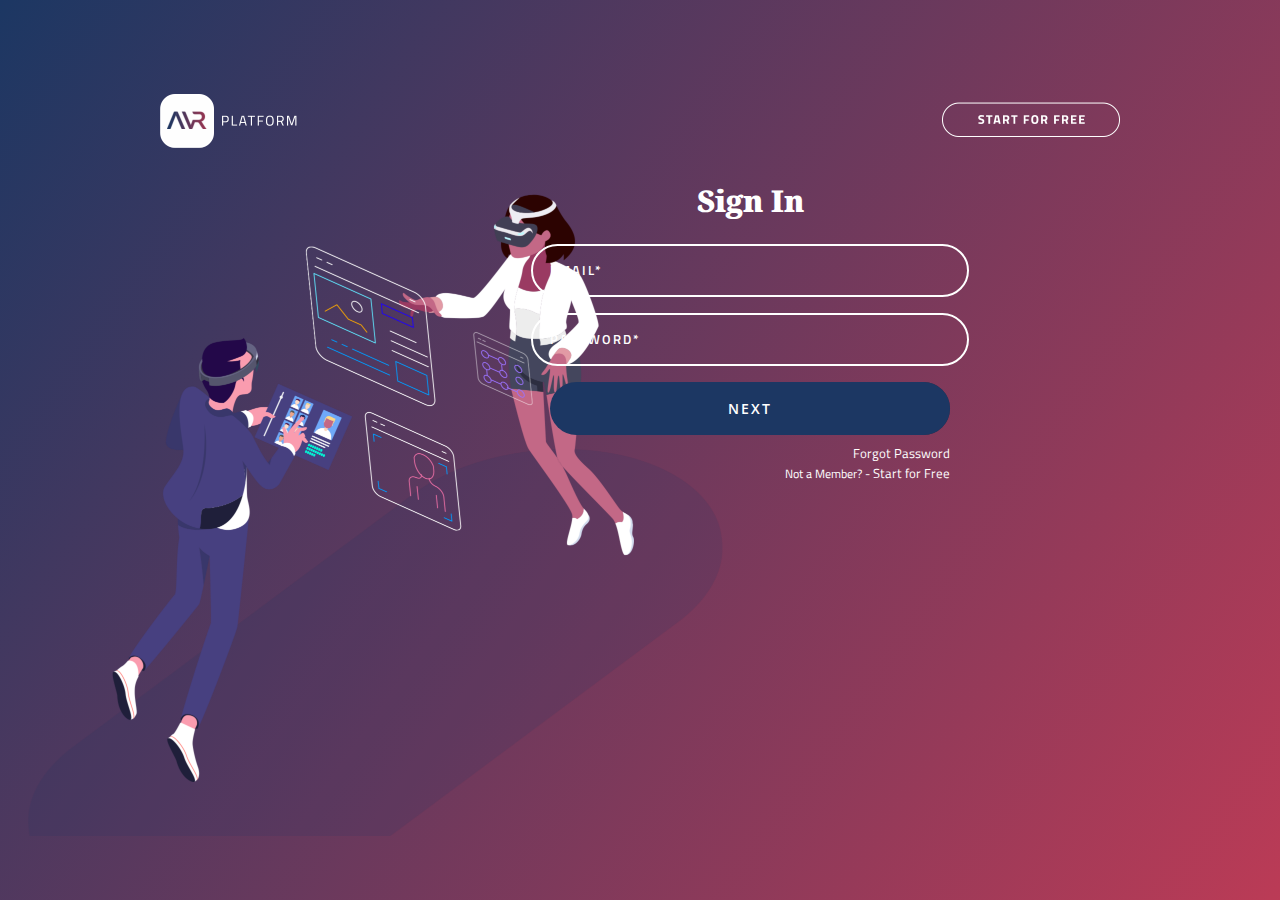
<file: index.html>
<!DOCTYPE html>
<html lang="en">
<head>
    <meta charset="UTF-8">
    <meta http-equiv="X-UA-Compatible" content="IE=edge">
    <meta name="viewport" content="width=device-width, initial-scale=1.0">
    <title>Document</title>

    <!-- Bootstrap CSS-->
    <link href="https://cdn.jsdelivr.net/npm/bootstrap@5.1.3/dist/css/bootstrap.min.css" rel="stylesheet" integrity="sha384-1BmE4kWBq78iYhFldvKuhfTAU6auU8tT94WrHftjDbrCEXSU1oBoqyl2QvZ6jIW3" crossorigin="anonymous">

    <!--Fontawesome Icons -->

    <link rel="stylesheet" href="https://pro.fontawesome.com/releases/v5.10.0/css/all.css" integrity="sha384-AYmEC3Yw5cVb3ZcuHtOA93w35dYTsvhLPVnYs9eStHfGJvOvKxVfELGroGkvsg+p" crossorigin="anonymous"/>

    <!-- External CSS -->
    <link rel="stylesheet" href="style.css">

</head>

<body>
  
    <section>
      
    <div class="container">
        <div class="row">
        <div class="bg img-fluid col-lg-12">
    <div class="logo">
         <img src="/Images/logo.png" alt="Eon Reality Logo"></div>

<!-- Form Content -->

<form action="/" method="POST" class=" form col-sm-12 col-md-12 col-lg-6">
    <div class="title col-xs-12 col-md-6 col-lg-12" > Sign In</div>
    <div>
      <input type="email" class="box rounded-pill" id="email" placeholder="email*" pattern="[a-z0-9._%+-]+@[a-z0-9.-]+\.[a-z]{2,}$"  required>
    </div>
    <div>
      <input type="password" class="box rounded-pill" id="password" placeholder="password*"  pattern="(?=.*\d)(?=.*[a-z])(?=.*[A-Z]).{8,}" title="Make sure it's at least 15 characters OR at least 8 characters including a number , uppercase and a lowercase letter"required>
    </div>

    <button type="submit" class="button rounded-pill" data-hover="Adventure Begins!" > NEXT<i class="fas fa-long-arrow-alt-right"></i></button>
    
    <span><a href="/forgotpass.html" target="_blank">Forgot Password</a><br>
    <span>Not a Member? - <a href="/reg.html" target="_blank">Start for Free</a></span>
</form>

<!-- Form Content End -->
</div>
</div>
</div>
</section>


</body>
</html>
</file>
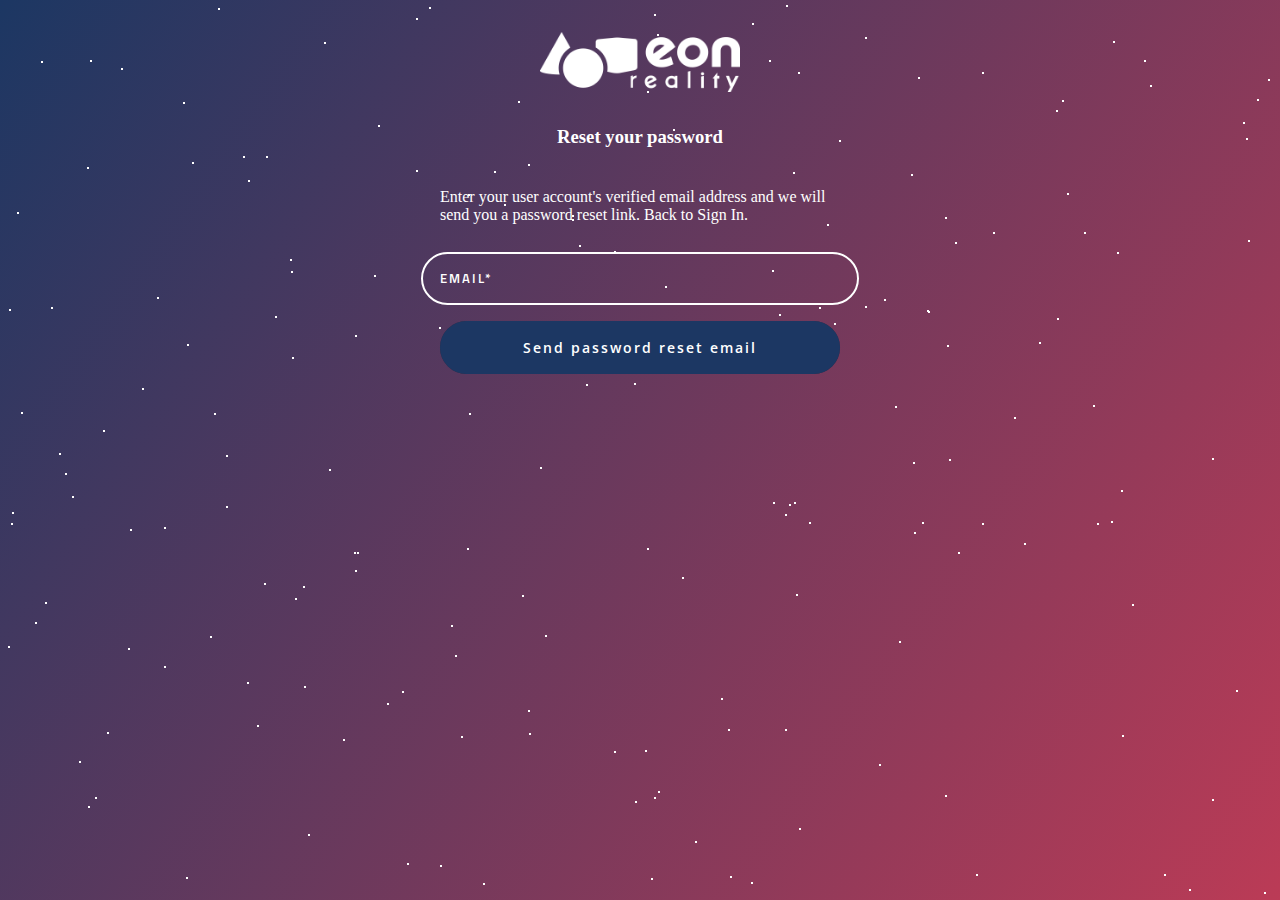
<file: forgotpass.html>
<!DOCTYPE html>
<html lang="en">
<head>
    <meta charset="UTF-8">
    <meta http-equiv="X-UA-Compatible" content="IE=edge">
    <meta name="viewport" content="width=device-width, initial-scale=1.0">
    <title>Document</title>

    <!-- Bootstrap CSS-->
    <link href="https://cdn.jsdelivr.net/npm/bootstrap@5.1.3/dist/css/bootstrap.min.css" rel="stylesheet" integrity="sha384-1BmE4kWBq78iYhFldvKuhfTAU6auU8tT94WrHftjDbrCEXSU1oBoqyl2QvZ6jIW3" crossorigin="anonymous">

    <!-- External CSS -->
    <link rel="stylesheet" href="style.css">

</head>

<body>
    <section class="wrapper">
        <div id="stars"></div>
        

    <div class="eon-logo">
        <a href="/index.html"><img src="/Images/logo.png" alt="Eon Reality Logo"></a>
    </div>
    <div class="heading">
        <h3>
            Reset your password
            </h3>
    </div>

    <!-- Form Content -->
    <div class="form-container">
        
        <form action="" method="POST" class="form-wraps">
            <p>Enter your user account's verified email address and we will send you a password reset link. <a href="/index.html">Back to Sign In.</a> </p>
            <input type="email" class="box" id="email" placeholder="email*" pattern="[a-z0-9._%+-]+@[a-z0-9.-]+\.[a-z]{2,}$" required>
        
        <button type="submit" class="button" data-hover="Check your email" > Send password reset email<i class="fas fa-long-arrow-alt-right"></i></button>
        </form>
    </div>
    </div>
</section>
</body>
</html>
</file>
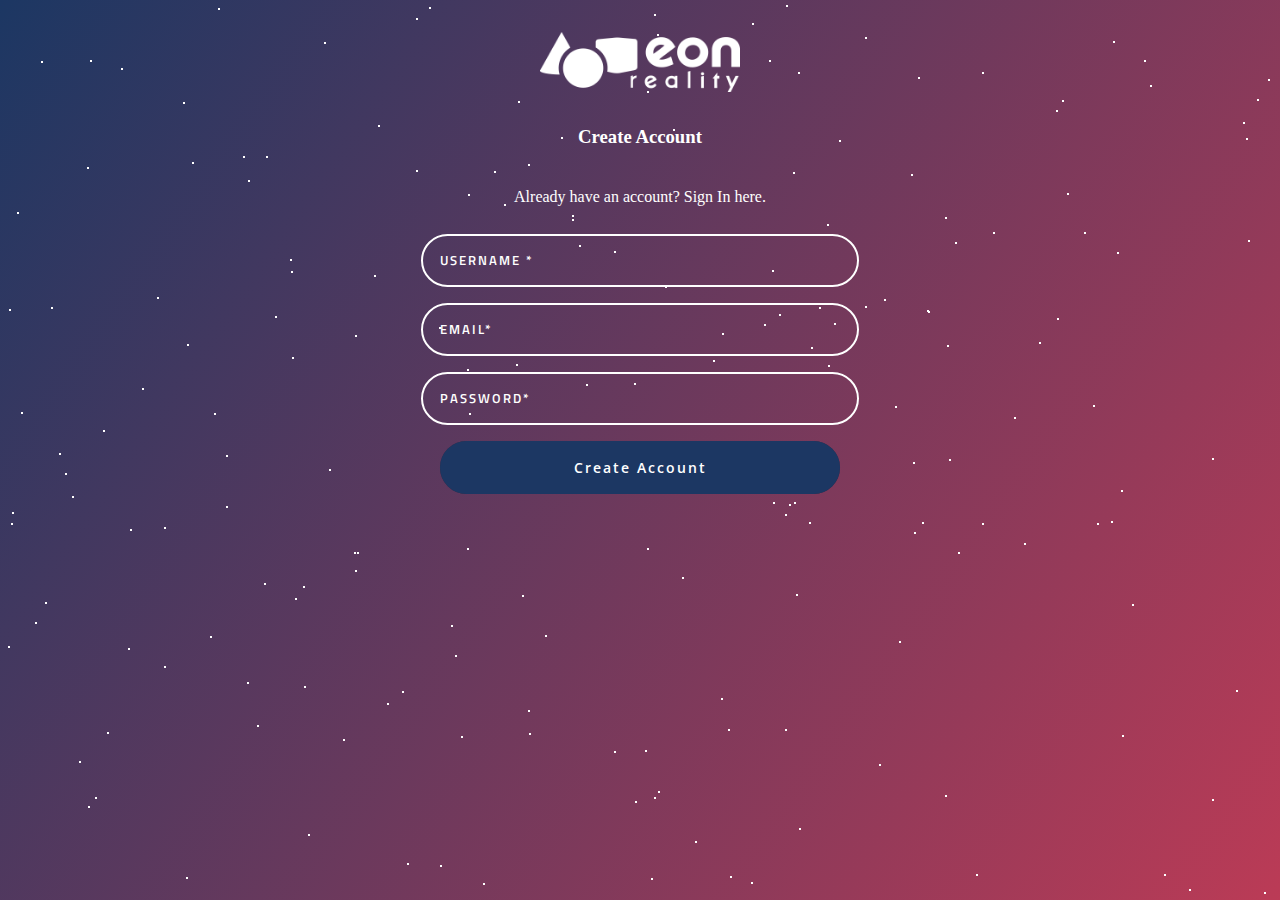
<file: reg.html>
<!DOCTYPE html>
<html lang="en">
<head>
    <meta charset="UTF-8">
    <meta http-equiv="X-UA-Compatible" content="IE=edge">
    <meta name="viewport" content="width=device-width, initial-scale=1.0">
    <title>Document</title>

    <!-- Bootstrap CSS-->
    <link href="https://cdn.jsdelivr.net/npm/bootstrap@5.1.3/dist/css/bootstrap.min.css" rel="stylesheet" integrity="sha384-1BmE4kWBq78iYhFldvKuhfTAU6auU8tT94WrHftjDbrCEXSU1oBoqyl2QvZ6jIW3" crossorigin="anonymous">

    <!-- External CSS -->
    <link rel="stylesheet" href="style.css">

</head>

<body>
    <section class="wrapper">
        <div id="stars"></div>
        

    <div class="eon-logo">
        <a href="/index.html"><img src="/Images/logo.png" alt="Eon Reality Logo"></a>
    </div>
    <div class="heading">
        <h3>
            Create Account
            </h3>
    </div>
    <!-- Form Content -->
    <div class="form-container">
        
        <form action="" method="POST" class="form-wraps">
            <p class="desc">Already have an account? <a href="/index.html">Sign In here.</a> </p>
            <input type="text" class="box" id="username" placeholder="Username *" required>
            <input type="email" class="box" id="email" placeholder="email*" pattern="[a-z0-9._%+-]+@[a-z0-9.-]+\.[a-z]{2,}$" required>
            
            <input type="password" class="box rounded-pill" id="password" placeholder="password*"  pattern="(?=.*\d)(?=.*[a-z])(?=.*[A-Z]).{8,}" title="Make sure it's at least 15 characters OR at least 8 characters including a number , uppercase and a lowercase letter"required>

        <button type="submit" class="button" data-hover="Let's Go" > Create Account<i class="fas fa-long-arrow-alt-right"></i></button>
        </form>
    </div>
    </div>
</section>
</body>
</html>
</file>
<file: style.css>
/* Google Fonts */
@import url("https://fonts.googleapis.com/css2?family=Noto+Serif:ital,wght@0,400;0,700;1,700&family=Open+Sans&family=Titillium+Web&display=swap");
* {
  margin: 0;
  padding: 0;
}
body {
  background-image: linear-gradient(125deg, #1c3763, #bb3b56);
  background-repeat: no-repeat;
  width: 100vw;
  height: 100vh;
}

/* Background Image Styling */
.bg {
  background-image: url("/Images/userx2.png");
  background-size: cover;
  height: 100vh;
  width: 100vw;
  background-repeat: no-repeat;
  animation: movedown 1s linear 1;
}
@media only screen and (min-width: 1200px) {
  .bg {
    background-image: url("/Images/userx2.png");
    background-size: contain;
    background-position: left;
  }
}
.logo {
  text-align: center;
  padding-top: 30px;
}
@media only screen and (min-width: 992px) {
  .logo {
    display: none;
  }
}

@media only screen and (max-width: 992px) {
  .bg {
    background-image: none;
  }
}

/* Form Styling */
form {
  padding-top: 10%;
  display: flex;
  justify-content: center;
  align-items: center;
  flex-direction: column;
  color: white;
}
@media only screen and (min-width: 992px) {
  .form {
    width: 400px;
    margin-left: 550px;
    padding-top: 180px;
  }
}

.title {
  font-family: "Noto Serif", serif;
  font-size: 30px;
  padding-bottom: 15px;
  font-weight: 900;
  float: left;
}

/* Box & Butten Styling */
.box,
.button {
  padding: 17px;
  border-radius: 30px;
  width: 400px;
  margin: 8px;
  color: white;
  outline: none;
}
.box {
  background: transparent;
  border: 2px solid white;
  position: relative;
}

.box:focus {
  background-color: #6c324f;
  color: white;
  font-weight: 900;
}
::placeholder {
  text-transform: uppercase;
  color: #fff;
  font-family: "Titillium Web", sans-serif;
  font-weight: 600;
  letter-spacing: 2px;
}

::-moz-placeholder {
  color: #fff;
  opacity: 1;
}
/* Link Styling */
span {
  font-family: "Titillium Web", sans-serif;
  font-size: 12px;
  text-align: right;
  width: 400px;
}

span a {
  position: relative;
  text-decoration: none;
  color: white;
  font-size: 13px;
}
span a::before {
  content: "";
  position: absolute;
  right: 0;
  bottom: 0;
  width: 0;
  height: 2px;

  background-color: white;
  transition: width 0.25s ease-out;
}
span a:hover::before {
  width: 100%;
}
span a:hover {
  color: white;
}

.button {
  border: none;
  background-color: #1c3763;
  font-family: "Open Sans", sans-serif;
  font-weight: 600;
  letter-spacing: 2px;
  font-size: 14px;
  width: 400px;

  position: relative;
}

.button::before {
  content: "";
  position: absolute;
  border-radius: 30px;
  top: 0;
  left: 0;
  right: 0;
  bottom: 0;
  z-index: -1;
  border: 2px solid #392a40;
  transition: top, left, right, bottom, 100ms ease-in-out;
}
.button:hover::before,
.button:focus::before {
  top: calc(2px * -2);
  left: calc(2px * -2);
  right: calc(2px * -2);
  bottom: calc(2px * -2);
}

.button:hover:after {
  content: attr(data-hover);
  font-size: 14px;
  font-weight: 600;
  font-family: "Open Sans", sans-serif;
}
.button:hover {
  font-size: 0;
  background-color: #392a40;
}
/* <------------------------------------Index Page Style End-------------------------------> */
/* Forgot password page styling start */

.eon-logo {
  display: flex;
  align-items: center;
  justify-content: center;
  padding-top: 30px;
}
.eon-logo img {
  width: 200px;
  height: 60px;
}
.heading {
  padding-bottom: 10px;
  text-align: center;
  color: white;
  padding-top: 30px;
}
/* Form Styling */
.form-container {
  width: 400px;
  height: 400px;
  background-color: transparent;
  margin: auto;
}
.form-wraps {
  padding-top: 10px;
  color: white;
  border-color: white;
}
p {
  padding-top: 20px;
  padding-bottom: 20px;
}

/* >-------------------------Forgot password page styling End -------------------->*/

/* Reg page styling Start */
p a {
  text-decoration: none;
  color: white;
  position: relative;
  text-decoration: none;
}

p a::before {
  content: "";
  position: absolute;
  right: 0;
  bottom: 0;
  width: 0;
  height: 2px;

  background-color: white;
  transition: width 0.25s ease-out;
}
p a:hover::before {
  width: 100%;
}
a:hover {
  color: white;
}

/* <----------------------------------Reg page styling End-------------------------------------> */

/* Animation part */
#stars {
  width: 1.5px;
  height: 1.5px;
  background: transparent;
  animation: animStar 50s linear infinite;
  box-shadow: 779px 1331px #fff, 324px 42px #fff, 303px 586px #fff,
    1312px 276px #fff, 451px 625px #fff, 521px 1931px #fff, 1087px 1871px #fff,
    36px 1546px #fff, 132px 934px #fff, 1698px 901px #fff, 1418px 664px #fff,
    1448px 1157px #fff, 1084px 232px #fff, 347px 1776px #fff, 1722px 243px #fff,
    1629px 835px #fff, 479px 969px #fff, 1231px 960px #fff, 586px 384px #fff,
    164px 527px #fff, 8px 646px #fff, 1150px 1126px #fff, 665px 1357px #fff,
    1556px 1982px #fff, 1260px 1961px #fff, 1675px 1741px #fff,
    1843px 1514px #fff, 718px 1628px #fff, 242px 1343px #fff, 1497px 1880px #fff,
    1364px 230px #fff, 1739px 1302px #fff, 636px 959px #fff, 304px 686px #fff,
    614px 751px #fff, 1935px 816px #fff, 1428px 60px #fff, 355px 335px #fff,
    1594px 158px #fff, 90px 60px #fff, 1553px 162px #fff, 1239px 1825px #fff,
    1945px 587px #fff, 749px 1785px #fff, 1987px 1172px #fff, 1301px 1237px #fff,
    1039px 342px #fff, 1585px 1481px #fff, 995px 1048px #fff, 524px 932px #fff,
    214px 413px #fff, 1701px 1300px #fff, 1037px 1613px #fff, 1871px 996px #fff,
    1360px 1635px #fff, 1110px 1313px #fff, 412px 1783px #fff, 1949px 177px #fff,
    903px 1854px #fff, 700px 1936px #fff, 378px 125px #fff, 308px 834px #fff,
    1118px 962px #fff, 1350px 1929px #fff, 781px 1811px #fff, 561px 137px #fff,
    757px 1148px #fff, 1670px 1979px #fff, 343px 739px #fff, 945px 795px #fff,
    576px 1903px #fff, 1078px 1436px #fff, 1583px 450px #fff, 1366px 474px #fff,
    297px 1873px #fff, 192px 162px #fff, 1624px 1633px #fff, 59px 453px #fff,
    82px 1872px #fff, 1933px 498px #fff, 1966px 1974px #fff, 1975px 1688px #fff,
    779px 314px #fff, 1858px 1543px #fff, 73px 1507px #fff, 1693px 975px #fff,
    1683px 108px #fff, 1768px 1654px #fff, 654px 14px #fff, 494px 171px #fff,
    1689px 1895px #fff, 1660px 263px #fff, 1031px 903px #fff, 1203px 1393px #fff,
    1333px 1421px #fff, 1113px 41px #fff, 1206px 1645px #fff, 1325px 1635px #fff,
    142px 388px #fff, 572px 215px #fff, 1535px 296px #fff, 1419px 407px #fff,
    1379px 1003px #fff, 329px 469px #fff, 1791px 1652px #fff, 935px 1802px #fff,
    1330px 1820px #fff, 421px 1933px #fff, 828px 365px #fff, 275px 316px #fff,
    707px 960px #fff, 1605px 1554px #fff, 625px 58px #fff, 717px 1697px #fff,
    1669px 246px #fff, 1925px 322px #fff, 1154px 1803px #fff, 1929px 295px #fff,
    1248px 240px #fff, 1045px 1755px #fff, 166px 942px #fff, 1888px 1773px #fff,
    678px 1963px #fff, 1370px 569px #fff, 1974px 1400px #fff, 1786px 460px #fff,
    51px 307px #fff, 784px 1400px #fff, 730px 1258px #fff, 1712px 393px #fff,
    416px 170px #fff, 1797px 1932px #fff, 572px 219px #fff, 1557px 1856px #fff,
    218px 8px #fff, 348px 1334px #fff, 469px 413px #fff, 385px 1738px #fff,
    1357px 1818px #fff, 240px 942px #fff, 248px 1847px #fff, 1535px 806px #fff,
    236px 1514px #fff, 1429px 1556px #fff, 73px 1633px #fff, 1398px 1121px #fff,
    671px 1301px #fff, 1404px 1663px #fff, 740px 1018px #fff, 1600px 377px #fff,
    785px 514px #fff, 112px 1084px #fff, 1915px 1887px #fff, 1463px 1848px #fff,
    687px 1115px #fff, 1268px 1768px #fff, 1729px 1425px #fff,
    1284px 1022px #fff, 801px 974px #fff, 1975px 1317px #fff, 1354px 834px #fff,
    1446px 1484px #fff, 1283px 1786px #fff, 11px 523px #fff, 1842px 236px #fff,
    1355px 654px #fff, 429px 7px #fff, 1033px 1128px #fff, 157px 297px #fff,
    545px 635px #fff, 52px 1080px #fff, 827px 1520px #fff, 1121px 490px #fff,
    9px 309px #fff, 1744px 1586px #fff, 1014px 417px #fff, 1534px 524px #fff,
    958px 552px #fff, 1403px 1496px #fff, 387px 703px #fff, 1522px 548px #fff,
    1355px 282px #fff, 1532px 601px #fff, 1838px 790px #fff, 290px 259px #fff,
    295px 598px #fff, 1601px 539px #fff, 1561px 1272px #fff, 34px 1922px #fff,
    1024px 543px #fff, 467px 369px #fff, 722px 333px #fff, 1976px 1255px #fff,
    766px 983px #fff, 1582px 1285px #fff, 12px 512px #fff, 617px 1410px #fff,
    682px 577px #fff, 1334px 1438px #fff, 439px 327px #fff, 1617px 1661px #fff,
    673px 129px #fff, 794px 941px #fff, 1386px 1902px #fff, 37px 1353px #fff,
    1467px 1353px #fff, 416px 18px #fff, 187px 344px #fff, 200px 1898px #fff,
    1491px 1619px #fff, 811px 347px #fff, 924px 1827px #fff, 945px 217px #fff,
    1735px 1228px #fff, 379px 1890px #fff, 79px 761px #fff, 825px 1837px #fff,
    1980px 1558px #fff, 1308px 1573px #fff, 1488px 1726px #fff,
    382px 1208px #fff, 522px 595px #fff, 1277px 1898px #fff, 354px 552px #fff,
    161px 1784px #fff, 614px 251px #fff, 526px 1576px #fff, 17px 212px #fff,
    179px 996px #fff, 467px 1208px #fff, 1944px 1838px #fff, 1140px 1093px #fff,
    858px 1007px #fff, 200px 1064px #fff, 423px 1964px #fff, 1945px 439px #fff,
    1377px 689px #fff, 1120px 1437px #fff, 1876px 668px #fff, 907px 1324px #fff,
    343px 1976px #fff, 1816px 1501px #fff, 1849px 177px #fff, 647px 91px #fff,
    1984px 1012px #fff, 1336px 1300px #fff, 128px 648px #fff, 305px 1060px #fff,
    1324px 826px #fff, 1263px 1314px #fff, 1801px 629px #fff, 1614px 1555px #fff,
    1634px 90px #fff, 1603px 452px #fff, 891px 1984px #fff, 1556px 1906px #fff,
    121px 68px #fff, 1676px 1714px #fff, 516px 936px #fff, 1947px 1492px #fff,
    1455px 1519px #fff, 45px 602px #fff, 205px 1039px #fff, 793px 172px #fff,
    1562px 1739px #fff, 1056px 110px #fff, 1512px 379px #fff, 1795px 1621px #fff,
    1848px 607px #fff, 262px 1719px #fff, 477px 991px #fff, 483px 883px #fff,
    1239px 1197px #fff, 1496px 647px #fff, 1649px 25px #fff, 1491px 1946px #fff,
    119px 996px #fff, 179px 1472px #fff, 1341px 808px #fff, 1565px 1700px #fff,
    407px 1544px #fff, 1754px 357px #fff, 1288px 981px #fff, 902px 1997px #fff,
    1755px 1668px #fff, 186px 877px #fff, 1202px 1882px #fff, 461px 1213px #fff,
    1400px 748px #fff, 1969px 1899px #fff, 809px 522px #fff, 514px 1219px #fff,
    374px 275px #fff, 938px 1973px #fff, 357px 552px #fff, 144px 1722px #fff,
    1572px 912px #fff, 402px 1858px #fff, 1544px 1195px #fff, 667px 1257px #fff,
    727px 1496px #fff, 993px 232px #fff, 1772px 313px #fff, 1040px 1590px #fff,
    1204px 1973px #fff, 1268px 79px #fff, 1555px 1048px #fff, 986px 1707px #fff,
    978px 1710px #fff, 713px 360px #fff, 407px 863px #fff, 461px 736px #fff,
    284px 1608px #fff, 103px 430px #fff, 1283px 1319px #fff, 977px 1186px #fff,
    1966px 1516px #fff, 1287px 1129px #fff, 70px 1098px #fff, 1189px 889px #fff,
    1126px 1734px #fff, 309px 1292px #fff, 879px 764px #fff, 65px 473px #fff,
    1003px 1959px #fff, 658px 791px #fff, 402px 1576px #fff, 35px 622px #fff,
    529px 1589px #fff, 164px 666px #fff, 1876px 1290px #fff, 1541px 526px #fff,
    270px 1297px #fff, 440px 865px #fff, 1500px 802px #fff, 182px 1754px #fff,
    1264px 892px #fff, 272px 1249px #fff, 1289px 1535px #fff, 190px 1646px #fff,
    955px 242px #fff, 1456px 1597px #fff, 1727px 1983px #fff, 635px 801px #fff,
    226px 455px #fff, 1396px 1710px #fff, 849px 1863px #fff, 237px 1264px #fff,
    839px 140px #fff, 1122px 735px #fff, 1280px 15px #fff, 1318px 242px #fff,
    1819px 1148px #fff, 333px 1392px #fff, 1949px 553px #fff, 1878px 1332px #fff,
    467px 548px #fff, 1812px 1082px #fff, 1067px 193px #fff, 243px 156px #fff,
    483px 1616px #fff, 1714px 933px #fff, 759px 1800px #fff, 1822px 995px #fff,
    1877px 572px #fff, 581px 1084px #fff, 107px 732px #fff, 642px 1837px #fff,
    166px 1493px #fff, 1555px 198px #fff, 819px 307px #fff, 947px 345px #fff,
    827px 224px #fff, 927px 1394px #fff, 540px 467px #fff, 1093px 405px #fff,
    1140px 927px #fff, 130px 529px #fff, 33px 1980px #fff, 1147px 1663px #fff,
    1616px 1436px #fff, 528px 710px #fff, 798px 1100px #fff, 505px 1480px #fff,
    899px 641px #fff, 1909px 1949px #fff, 1311px 964px #fff, 979px 1301px #fff,
    1393px 969px #fff, 1793px 1886px #fff, 292px 357px #fff, 1196px 1718px #fff,
    1290px 1994px #fff, 537px 1973px #fff, 1181px 1674px #fff,
    1740px 1566px #fff, 1307px 265px #fff, 922px 522px #fff, 1892px 472px #fff,
    384px 1746px #fff, 392px 1098px #fff, 647px 548px #fff, 390px 1498px #fff,
    1246px 138px #fff, 730px 876px #fff, 192px 1472px #fff, 1790px 1789px #fff,
    928px 311px #fff, 1253px 1647px #fff, 747px 1921px #fff, 1561px 1025px #fff,
    1533px 1292px #fff, 1985px 195px #fff, 728px 729px #fff, 1712px 1936px #fff,
    512px 1717px #fff, 1528px 483px #fff, 313px 1642px #fff, 281px 1849px #fff,
    1212px 799px #fff, 435px 1191px #fff, 1422px 611px #fff, 1718px 1964px #fff,
    411px 944px #fff, 210px 636px #fff, 1502px 1295px #fff, 1434px 349px #fff,
    769px 60px #fff, 747px 1053px #fff, 789px 504px #fff, 1436px 1264px #fff,
    1893px 1225px #fff, 1394px 1788px #fff, 1108px 1317px #fff,
    1673px 1395px #fff, 854px 1010px #fff, 1705px 80px #fff, 1858px 148px #fff,
    1729px 344px #fff, 1388px 664px #fff, 895px 406px #fff, 1479px 157px #fff,
    1441px 1157px #fff, 552px 1900px #fff, 516px 364px #fff, 1647px 189px #fff,
    1427px 1071px #fff, 785px 729px #fff, 1080px 1710px #fff, 504px 204px #fff,
    1177px 1622px #fff, 657px 34px #fff, 1296px 1099px #fff, 248px 180px #fff,
    1212px 1568px #fff, 667px 1562px #fff, 695px 841px #fff, 1608px 1247px #fff,
    751px 882px #fff, 87px 167px #fff, 607px 1368px #fff, 1363px 1203px #fff,
    1836px 317px #fff, 1668px 1703px #fff, 830px 1154px #fff, 1721px 1398px #fff,
    1601px 1280px #fff, 976px 874px #fff, 1743px 254px #fff, 1020px 1815px #fff,
    1670px 1766px #fff, 1890px 735px #fff, 1379px 136px #fff, 1864px 695px #fff,
    206px 965px #fff, 1404px 1932px #fff, 1923px 1360px #fff, 247px 682px #fff,
    519px 1708px #fff, 645px 750px #fff, 1164px 1204px #fff, 834px 323px #fff,
    172px 1350px #fff, 213px 972px #fff, 1837px 190px #fff, 285px 1806px #fff,
    1047px 1299px #fff, 1548px 825px #fff, 1730px 324px #fff, 1346px 1909px #fff,
    772px 270px #fff, 345px 1190px #fff, 478px 1433px #fff, 1479px 25px #fff,
    1994px 1830px #fff, 1744px 732px #fff, 20px 1635px #fff, 690px 1795px #fff,
    1594px 569px #fff, 579px 245px #fff, 1398px 733px #fff, 408px 1352px #fff,
    1774px 120px #fff, 1152px 1370px #fff, 1698px 1810px #fff, 710px 1450px #fff,
    665px 286px #fff, 493px 1720px #fff, 786px 5px #fff, 637px 1140px #fff,
    764px 324px #fff, 927px 310px #fff, 938px 1424px #fff, 1884px 744px #fff,
    913px 462px #fff, 1831px 1936px #fff, 1527px 249px #fff, 36px 1381px #fff,
    1597px 581px #fff, 1530px 355px #fff, 949px 459px #fff, 799px 828px #fff,
    242px 1471px #fff, 654px 797px #fff, 796px 594px #fff, 1365px 678px #fff,
    752px 23px #fff, 1630px 541px #fff, 982px 72px #fff, 1733px 1831px #fff,
    21px 412px #fff, 775px 998px #fff, 335px 1945px #fff, 264px 583px #fff,
    158px 1311px #fff, 528px 164px #fff, 1978px 574px #fff, 717px 1203px #fff,
    734px 1591px #fff, 1555px 820px #fff, 16px 1943px #fff, 1625px 1177px #fff,
    1236px 690px #fff, 1585px 1590px #fff, 1737px 1728px #fff, 721px 698px #fff,
    1804px 1186px #fff, 166px 980px #fff, 1850px 230px #fff, 330px 1712px #fff,
    95px 797px #fff, 1948px 1078px #fff, 469px 939px #fff, 1269px 1899px #fff,
    955px 1220px #fff, 1137px 1075px #fff, 312px 1293px #fff, 986px 1762px #fff,
    1103px 1238px #fff, 428px 1993px #fff, 355px 570px #fff, 977px 1836px #fff,
    1395px 1092px #fff, 276px 913px #fff, 1743px 656px #fff, 773px 502px #fff,
    1686px 1322px #fff, 1516px 1945px #fff, 1334px 501px #fff, 266px 156px #fff,
    455px 655px #fff, 798px 72px #fff, 1059px 1259px #fff, 1402px 1687px #fff,
    236px 1329px #fff, 1455px 786px #fff, 146px 1228px #fff, 1851px 823px #fff,
    1062px 100px #fff, 1220px 953px #fff, 20px 1826px #fff, 36px 1063px #fff,
    1525px 338px #fff, 790px 1521px #fff, 741px 1099px #fff, 288px 1489px #fff,
    700px 1060px #fff, 390px 1071px #fff, 411px 1036px #fff, 1853px 1072px #fff,
    1446px 1085px #fff, 1164px 874px #fff, 924px 925px #fff, 291px 271px #fff,
    1257px 1964px #fff, 1580px 1352px #fff, 1507px 1216px #fff, 211px 956px #fff,
    985px 1195px #fff, 975px 1640px #fff, 518px 101px #fff, 663px 1395px #fff,
    914px 532px #fff, 145px 1320px #fff, 69px 1397px #fff, 982px 523px #fff,
    257px 725px #fff, 1599px 831px #fff, 1636px 1513px #fff, 1250px 1158px #fff,
    1132px 604px #fff, 183px 102px #fff, 1057px 318px #fff, 1247px 1835px #fff,
    1983px 1110px #fff, 1077px 1455px #fff, 921px 1770px #fff, 806px 1350px #fff,
    1938px 1992px #fff, 855px 1260px #fff, 902px 1345px #fff, 658px 1908px #fff,
    1845px 679px #fff, 712px 1482px #fff, 595px 950px #fff, 1784px 1992px #fff,
    1847px 1785px #fff, 691px 1004px #fff, 175px 1179px #fff, 1666px 1911px #fff,
    41px 61px #fff, 971px 1080px #fff, 1830px 1450px #fff, 1351px 1518px #fff,
    1257px 99px #fff, 1395px 1498px #fff, 1117px 252px #fff, 1779px 597px #fff,
    1346px 729px #fff, 1108px 1144px #fff, 402px 691px #fff, 72px 496px #fff,
    1673px 1604px #fff, 1497px 974px #fff, 1865px 1664px #fff, 88px 806px #fff,
    918px 77px #fff, 244px 1118px #fff, 256px 1820px #fff, 1851px 1840px #fff,
    605px 1851px #fff, 634px 383px #fff, 865px 37px #fff, 943px 1024px #fff,
    1951px 177px #fff, 1097px 523px #fff, 985px 1700px #fff, 1243px 122px #fff,
    768px 1070px #fff, 468px 194px #fff, 320px 1867px #fff, 1850px 185px #fff,
    380px 1616px #fff, 468px 1294px #fff, 1122px 1743px #fff, 884px 299px #fff,
    1300px 1917px #fff, 1860px 396px #fff, 1270px 990px #fff, 529px 733px #fff,
    1975px 1347px #fff, 1885px 685px #fff, 226px 506px #fff, 651px 878px #fff,
    1323px 680px #fff, 1284px 680px #fff, 238px 1967px #fff, 911px 174px #fff,
    1111px 521px #fff, 1150px 85px #fff, 794px 502px #fff, 484px 1856px #fff,
    1809px 368px #fff, 112px 953px #fff, 590px 1009px #fff, 1655px 311px #fff,
    100px 1026px #fff, 1803px 352px #fff, 865px 306px #fff, 1077px 1019px #fff,
    1335px 872px #fff, 1647px 1298px #fff, 1233px 1387px #fff, 698px 1036px #fff,
    659px 1860px #fff, 388px 1412px #fff, 1212px 458px #fff, 755px 1468px #fff,
    696px 1654px #fff, 1144px 60px #fff;
}

#stars:after {
  content: "";
  position: absolute;
  width: 1px;
  height: 1px;
  background: transparent;
  box-shadow: 779px 1331px #fff, 324px 42px #fff, 303px 586px #fff,
    1312px 276px #fff, 451px 625px #fff, 521px 1931px #fff, 1087px 1871px #fff,
    36px 1546px #fff, 132px 934px #fff, 1698px 901px #fff, 1418px 664px #fff,
    1448px 1157px #fff, 1084px 232px #fff, 347px 1776px #fff, 1722px 243px #fff,
    1629px 835px #fff, 479px 969px #fff, 1231px 960px #fff, 586px 384px #fff,
    164px 527px #fff, 8px 646px #fff, 1150px 1126px #fff, 665px 1357px #fff,
    1556px 1982px #fff, 1260px 1961px #fff, 1675px 1741px #fff,
    1843px 1514px #fff, 718px 1628px #fff, 242px 1343px #fff, 1497px 1880px #fff,
    1364px 230px #fff, 1739px 1302px #fff, 636px 959px #fff, 304px 686px #fff,
    614px 751px #fff, 1935px 816px #fff, 1428px 60px #fff, 355px 335px #fff,
    1594px 158px #fff, 90px 60px #fff, 1553px 162px #fff, 1239px 1825px #fff,
    1945px 587px #fff, 749px 1785px #fff, 1987px 1172px #fff, 1301px 1237px #fff,
    1039px 342px #fff, 1585px 1481px #fff, 995px 1048px #fff, 524px 932px #fff,
    214px 413px #fff, 1701px 1300px #fff, 1037px 1613px #fff, 1871px 996px #fff,
    1360px 1635px #fff, 1110px 1313px #fff, 412px 1783px #fff, 1949px 177px #fff,
    903px 1854px #fff, 700px 1936px #fff, 378px 125px #fff, 308px 834px #fff,
    1118px 962px #fff, 1350px 1929px #fff, 781px 1811px #fff, 561px 137px #fff,
    757px 1148px #fff, 1670px 1979px #fff, 343px 739px #fff, 945px 795px #fff,
    576px 1903px #fff, 1078px 1436px #fff, 1583px 450px #fff, 1366px 474px #fff,
    297px 1873px #fff, 192px 162px #fff, 1624px 1633px #fff, 59px 453px #fff,
    82px 1872px #fff, 1933px 498px #fff, 1966px 1974px #fff, 1975px 1688px #fff,
    779px 314px #fff, 1858px 1543px #fff, 73px 1507px #fff, 1693px 975px #fff,
    1683px 108px #fff, 1768px 1654px #fff, 654px 14px #fff, 494px 171px #fff,
    1689px 1895px #fff, 1660px 263px #fff, 1031px 903px #fff, 1203px 1393px #fff,
    1333px 1421px #fff, 1113px 41px #fff, 1206px 1645px #fff, 1325px 1635px #fff,
    142px 388px #fff, 572px 215px #fff, 1535px 296px #fff, 1419px 407px #fff,
    1379px 1003px #fff, 329px 469px #fff, 1791px 1652px #fff, 935px 1802px #fff,
    1330px 1820px #fff, 421px 1933px #fff, 828px 365px #fff, 275px 316px #fff,
    707px 960px #fff, 1605px 1554px #fff, 625px 58px #fff, 717px 1697px #fff,
    1669px 246px #fff, 1925px 322px #fff, 1154px 1803px #fff, 1929px 295px #fff,
    1248px 240px #fff, 1045px 1755px #fff, 166px 942px #fff, 1888px 1773px #fff,
    678px 1963px #fff, 1370px 569px #fff, 1974px 1400px #fff, 1786px 460px #fff,
    51px 307px #fff, 784px 1400px #fff, 730px 1258px #fff, 1712px 393px #fff,
    416px 170px #fff, 1797px 1932px #fff, 572px 219px #fff, 1557px 1856px #fff,
    218px 8px #fff, 348px 1334px #fff, 469px 413px #fff, 385px 1738px #fff,
    1357px 1818px #fff, 240px 942px #fff, 248px 1847px #fff, 1535px 806px #fff,
    236px 1514px #fff, 1429px 1556px #fff, 73px 1633px #fff, 1398px 1121px #fff,
    671px 1301px #fff, 1404px 1663px #fff, 740px 1018px #fff, 1600px 377px #fff,
    785px 514px #fff, 112px 1084px #fff, 1915px 1887px #fff, 1463px 1848px #fff,
    687px 1115px #fff, 1268px 1768px #fff, 1729px 1425px #fff,
    1284px 1022px #fff, 801px 974px #fff, 1975px 1317px #fff, 1354px 834px #fff,
    1446px 1484px #fff, 1283px 1786px #fff, 11px 523px #fff, 1842px 236px #fff,
    1355px 654px #fff, 429px 7px #fff, 1033px 1128px #fff, 157px 297px #fff,
    545px 635px #fff, 52px 1080px #fff, 827px 1520px #fff, 1121px 490px #fff,
    9px 309px #fff, 1744px 1586px #fff, 1014px 417px #fff, 1534px 524px #fff,
    958px 552px #fff, 1403px 1496px #fff, 387px 703px #fff, 1522px 548px #fff,
    1355px 282px #fff, 1532px 601px #fff, 1838px 790px #fff, 290px 259px #fff,
    295px 598px #fff, 1601px 539px #fff, 1561px 1272px #fff, 34px 1922px #fff,
    1024px 543px #fff, 467px 369px #fff, 722px 333px #fff, 1976px 1255px #fff,
    766px 983px #fff, 1582px 1285px #fff, 12px 512px #fff, 617px 1410px #fff,
    682px 577px #fff, 1334px 1438px #fff, 439px 327px #fff, 1617px 1661px #fff,
    673px 129px #fff, 794px 941px #fff, 1386px 1902px #fff, 37px 1353px #fff,
    1467px 1353px #fff, 416px 18px #fff, 187px 344px #fff, 200px 1898px #fff,
    1491px 1619px #fff, 811px 347px #fff, 924px 1827px #fff, 945px 217px #fff,
    1735px 1228px #fff, 379px 1890px #fff, 79px 761px #fff, 825px 1837px #fff,
    1980px 1558px #fff, 1308px 1573px #fff, 1488px 1726px #fff,
    382px 1208px #fff, 522px 595px #fff, 1277px 1898px #fff, 354px 552px #fff,
    161px 1784px #fff, 614px 251px #fff, 526px 1576px #fff, 17px 212px #fff,
    179px 996px #fff, 467px 1208px #fff, 1944px 1838px #fff, 1140px 1093px #fff,
    858px 1007px #fff, 200px 1064px #fff, 423px 1964px #fff, 1945px 439px #fff,
    1377px 689px #fff, 1120px 1437px #fff, 1876px 668px #fff, 907px 1324px #fff,
    343px 1976px #fff, 1816px 1501px #fff, 1849px 177px #fff, 647px 91px #fff,
    1984px 1012px #fff, 1336px 1300px #fff, 128px 648px #fff, 305px 1060px #fff,
    1324px 826px #fff, 1263px 1314px #fff, 1801px 629px #fff, 1614px 1555px #fff,
    1634px 90px #fff, 1603px 452px #fff, 891px 1984px #fff, 1556px 1906px #fff,
    121px 68px #fff, 1676px 1714px #fff, 516px 936px #fff, 1947px 1492px #fff,
    1455px 1519px #fff, 45px 602px #fff, 205px 1039px #fff, 793px 172px #fff,
    1562px 1739px #fff, 1056px 110px #fff, 1512px 379px #fff, 1795px 1621px #fff,
    1848px 607px #fff, 262px 1719px #fff, 477px 991px #fff, 483px 883px #fff,
    1239px 1197px #fff, 1496px 647px #fff, 1649px 25px #fff, 1491px 1946px #fff,
    119px 996px #fff, 179px 1472px #fff, 1341px 808px #fff, 1565px 1700px #fff,
    407px 1544px #fff, 1754px 357px #fff, 1288px 981px #fff, 902px 1997px #fff,
    1755px 1668px #fff, 186px 877px #fff, 1202px 1882px #fff, 461px 1213px #fff,
    1400px 748px #fff, 1969px 1899px #fff, 809px 522px #fff, 514px 1219px #fff,
    374px 275px #fff, 938px 1973px #fff, 357px 552px #fff, 144px 1722px #fff,
    1572px 912px #fff, 402px 1858px #fff, 1544px 1195px #fff, 667px 1257px #fff,
    727px 1496px #fff, 993px 232px #fff, 1772px 313px #fff, 1040px 1590px #fff,
    1204px 1973px #fff, 1268px 79px #fff, 1555px 1048px #fff, 986px 1707px #fff,
    978px 1710px #fff, 713px 360px #fff, 407px 863px #fff, 461px 736px #fff,
    284px 1608px #fff, 103px 430px #fff, 1283px 1319px #fff, 977px 1186px #fff,
    1966px 1516px #fff, 1287px 1129px #fff, 70px 1098px #fff, 1189px 889px #fff,
    1126px 1734px #fff, 309px 1292px #fff, 879px 764px #fff, 65px 473px #fff,
    1003px 1959px #fff, 658px 791px #fff, 402px 1576px #fff, 35px 622px #fff,
    529px 1589px #fff, 164px 666px #fff, 1876px 1290px #fff, 1541px 526px #fff,
    270px 1297px #fff, 440px 865px #fff, 1500px 802px #fff, 182px 1754px #fff,
    1264px 892px #fff, 272px 1249px #fff, 1289px 1535px #fff, 190px 1646px #fff,
    955px 242px #fff, 1456px 1597px #fff, 1727px 1983px #fff, 635px 801px #fff,
    226px 455px #fff, 1396px 1710px #fff, 849px 1863px #fff, 237px 1264px #fff,
    839px 140px #fff, 1122px 735px #fff, 1280px 15px #fff, 1318px 242px #fff,
    1819px 1148px #fff, 333px 1392px #fff, 1949px 553px #fff, 1878px 1332px #fff,
    467px 548px #fff, 1812px 1082px #fff, 1067px 193px #fff, 243px 156px #fff,
    483px 1616px #fff, 1714px 933px #fff, 759px 1800px #fff, 1822px 995px #fff,
    1877px 572px #fff, 581px 1084px #fff, 107px 732px #fff, 642px 1837px #fff,
    166px 1493px #fff, 1555px 198px #fff, 819px 307px #fff, 947px 345px #fff,
    827px 224px #fff, 927px 1394px #fff, 540px 467px #fff, 1093px 405px #fff,
    1140px 927px #fff, 130px 529px #fff, 33px 1980px #fff, 1147px 1663px #fff,
    1616px 1436px #fff, 528px 710px #fff, 798px 1100px #fff, 505px 1480px #fff,
    899px 641px #fff, 1909px 1949px #fff, 1311px 964px #fff, 979px 1301px #fff,
    1393px 969px #fff, 1793px 1886px #fff, 292px 357px #fff, 1196px 1718px #fff,
    1290px 1994px #fff, 537px 1973px #fff, 1181px 1674px #fff,
    1740px 1566px #fff, 1307px 265px #fff, 922px 522px #fff, 1892px 472px #fff,
    384px 1746px #fff, 392px 1098px #fff, 647px 548px #fff, 390px 1498px #fff,
    1246px 138px #fff, 730px 876px #fff, 192px 1472px #fff, 1790px 1789px #fff,
    928px 311px #fff, 1253px 1647px #fff, 747px 1921px #fff, 1561px 1025px #fff,
    1533px 1292px #fff, 1985px 195px #fff, 728px 729px #fff, 1712px 1936px #fff,
    512px 1717px #fff, 1528px 483px #fff, 313px 1642px #fff, 281px 1849px #fff,
    1212px 799px #fff, 435px 1191px #fff, 1422px 611px #fff, 1718px 1964px #fff,
    411px 944px #fff, 210px 636px #fff, 1502px 1295px #fff, 1434px 349px #fff,
    769px 60px #fff, 747px 1053px #fff, 789px 504px #fff, 1436px 1264px #fff,
    1893px 1225px #fff, 1394px 1788px #fff, 1108px 1317px #fff,
    1673px 1395px #fff, 854px 1010px #fff, 1705px 80px #fff, 1858px 148px #fff,
    1729px 344px #fff, 1388px 664px #fff, 895px 406px #fff, 1479px 157px #fff,
    1441px 1157px #fff, 552px 1900px #fff, 516px 364px #fff, 1647px 189px #fff,
    1427px 1071px #fff, 785px 729px #fff, 1080px 1710px #fff, 504px 204px #fff,
    1177px 1622px #fff, 657px 34px #fff, 1296px 1099px #fff, 248px 180px #fff,
    1212px 1568px #fff, 667px 1562px #fff, 695px 841px #fff, 1608px 1247px #fff,
    751px 882px #fff, 87px 167px #fff, 607px 1368px #fff, 1363px 1203px #fff,
    1836px 317px #fff, 1668px 1703px #fff, 830px 1154px #fff, 1721px 1398px #fff,
    1601px 1280px #fff, 976px 874px #fff, 1743px 254px #fff, 1020px 1815px #fff,
    1670px 1766px #fff, 1890px 735px #fff, 1379px 136px #fff, 1864px 695px #fff,
    206px 965px #fff, 1404px 1932px #fff, 1923px 1360px #fff, 247px 682px #fff,
    519px 1708px #fff, 645px 750px #fff, 1164px 1204px #fff, 834px 323px #fff,
    172px 1350px #fff, 213px 972px #fff, 1837px 190px #fff, 285px 1806px #fff,
    1047px 1299px #fff, 1548px 825px #fff, 1730px 324px #fff, 1346px 1909px #fff,
    772px 270px #fff, 345px 1190px #fff, 478px 1433px #fff, 1479px 25px #fff,
    1994px 1830px #fff, 1744px 732px #fff, 20px 1635px #fff, 690px 1795px #fff,
    1594px 569px #fff, 579px 245px #fff, 1398px 733px #fff, 408px 1352px #fff,
    1774px 120px #fff, 1152px 1370px #fff, 1698px 1810px #fff, 710px 1450px #fff,
    665px 286px #fff, 493px 1720px #fff, 786px 5px #fff, 637px 1140px #fff,
    764px 324px #fff, 927px 310px #fff, 938px 1424px #fff, 1884px 744px #fff,
    913px 462px #fff, 1831px 1936px #fff, 1527px 249px #fff, 36px 1381px #fff,
    1597px 581px #fff, 1530px 355px #fff, 949px 459px #fff, 799px 828px #fff,
    242px 1471px #fff, 654px 797px #fff, 796px 594px #fff, 1365px 678px #fff,
    752px 23px #fff, 1630px 541px #fff, 982px 72px #fff, 1733px 1831px #fff,
    21px 412px #fff, 775px 998px #fff, 335px 1945px #fff, 264px 583px #fff,
    158px 1311px #fff, 528px 164px #fff, 1978px 574px #fff, 717px 1203px #fff,
    734px 1591px #fff, 1555px 820px #fff, 16px 1943px #fff, 1625px 1177px #fff,
    1236px 690px #fff, 1585px 1590px #fff, 1737px 1728px #fff, 721px 698px #fff,
    1804px 1186px #fff, 166px 980px #fff, 1850px 230px #fff, 330px 1712px #fff,
    95px 797px #fff, 1948px 1078px #fff, 469px 939px #fff, 1269px 1899px #fff,
    955px 1220px #fff, 1137px 1075px #fff, 312px 1293px #fff, 986px 1762px #fff,
    1103px 1238px #fff, 428px 1993px #fff, 355px 570px #fff, 977px 1836px #fff,
    1395px 1092px #fff, 276px 913px #fff, 1743px 656px #fff, 773px 502px #fff,
    1686px 1322px #fff, 1516px 1945px #fff, 1334px 501px #fff, 266px 156px #fff,
    455px 655px #fff, 798px 72px #fff, 1059px 1259px #fff, 1402px 1687px #fff,
    236px 1329px #fff, 1455px 786px #fff, 146px 1228px #fff, 1851px 823px #fff,
    1062px 100px #fff, 1220px 953px #fff, 20px 1826px #fff, 36px 1063px #fff,
    1525px 338px #fff, 790px 1521px #fff, 741px 1099px #fff, 288px 1489px #fff,
    700px 1060px #fff, 390px 1071px #fff, 411px 1036px #fff, 1853px 1072px #fff,
    1446px 1085px #fff, 1164px 874px #fff, 924px 925px #fff, 291px 271px #fff,
    1257px 1964px #fff, 1580px 1352px #fff, 1507px 1216px #fff, 211px 956px #fff,
    985px 1195px #fff, 975px 1640px #fff, 518px 101px #fff, 663px 1395px #fff,
    914px 532px #fff, 145px 1320px #fff, 69px 1397px #fff, 982px 523px #fff,
    257px 725px #fff, 1599px 831px #fff, 1636px 1513px #fff, 1250px 1158px #fff,
    1132px 604px #fff, 183px 102px #fff, 1057px 318px #fff, 1247px 1835px #fff,
    1983px 1110px #fff, 1077px 1455px #fff, 921px 1770px #fff, 806px 1350px #fff,
    1938px 1992px #fff, 855px 1260px #fff, 902px 1345px #fff, 658px 1908px #fff,
    1845px 679px #fff, 712px 1482px #fff, 595px 950px #fff, 1784px 1992px #fff,
    1847px 1785px #fff, 691px 1004px #fff, 175px 1179px #fff, 1666px 1911px #fff,
    41px 61px #fff, 971px 1080px #fff, 1830px 1450px #fff, 1351px 1518px #fff,
    1257px 99px #fff, 1395px 1498px #fff, 1117px 252px #fff, 1779px 597px #fff,
    1346px 729px #fff, 1108px 1144px #fff, 402px 691px #fff, 72px 496px #fff,
    1673px 1604px #fff, 1497px 974px #fff, 1865px 1664px #fff, 88px 806px #fff,
    918px 77px #fff, 244px 1118px #fff, 256px 1820px #fff, 1851px 1840px #fff,
    605px 1851px #fff, 634px 383px #fff, 865px 37px #fff, 943px 1024px #fff,
    1951px 177px #fff, 1097px 523px #fff, 985px 1700px #fff, 1243px 122px #fff,
    768px 1070px #fff, 468px 194px #fff, 320px 1867px #fff, 1850px 185px #fff,
    380px 1616px #fff, 468px 1294px #fff, 1122px 1743px #fff, 884px 299px #fff,
    1300px 1917px #fff, 1860px 396px #fff, 1270px 990px #fff, 529px 733px #fff,
    1975px 1347px #fff, 1885px 685px #fff, 226px 506px #fff, 651px 878px #fff,
    1323px 680px #fff, 1284px 680px #fff, 238px 1967px #fff, 911px 174px #fff,
    1111px 521px #fff, 1150px 85px #fff, 794px 502px #fff, 484px 1856px #fff,
    1809px 368px #fff, 112px 953px #fff, 590px 1009px #fff, 1655px 311px #fff,
    100px 1026px #fff, 1803px 352px #fff, 865px 306px #fff, 1077px 1019px #fff,
    1335px 872px #fff, 1647px 1298px #fff, 1233px 1387px #fff, 698px 1036px #fff,
    659px 1860px #fff, 388px 1412px #fff, 1212px 458px #fff, 755px 1468px #fff,
    696px 1654px #fff, 1144px 60px #fff;
}

@keyframes animStar {
  from {
    transform: translateY(0px);
  }
  to {
    transform: translateY(-2000px);
  }
}
/*<-----------------------------------------------Animation part end-----------------------------------------> */
</file>
